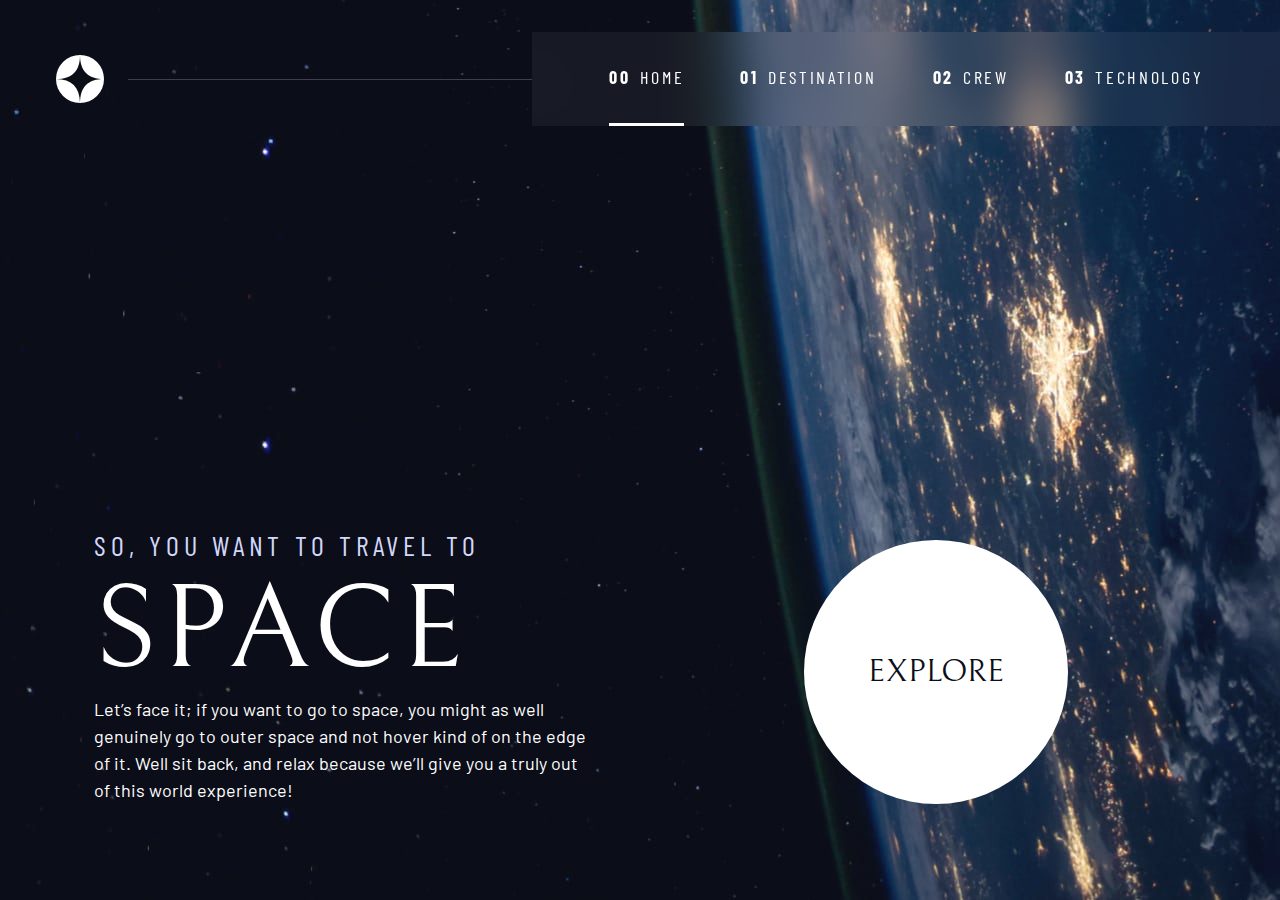
<file: index.html>
<!DOCTYPE html>
<html lang="en">
<head>
  <meta charset="UTF-8">
  <meta name="viewport" content="width=device-width, initial-scale=1.0">

  <link rel="icon" type="image/png" sizes="32x32" href="./assets/favicon-32x32.png">
  <link rel="stylesheet" href="style.css">
  <script src="script.js" defer></script>
  <link rel="preconnect" href="https://fonts.googleapis.com">
  <link rel="preconnect" href="https://fonts.gstatic.com" crossorigin>
  <link href="https://fonts.googleapis.com/css2?family=Barlow+Condensed:wght@400;700&family=Bellefair&family=Barlow:wght@400;700&display=swap"
      rel="stylesheet">
  <title>Frontend Mentor | Space tourism website</title>
</head>
<body class="home">
  <a class="skip-to-content" href="#main">Skip to content</a>
  <header class="primary-header flex">
    <div>
      <img src="./assets/shared/logo.svg" alt="space tourism logo" class="logo">
    </div>
    <button class="mobile-nav-toggle" aria-controls="primary-navigation" aria-expanded="false"><span class="sr-only">Menu</span></button>
    <nav>
      <ul id="primary-navigation" data-visible = "false" class="primary-navigation underline-indicators flex">
        <li class="active">
          <a class="ff-sans-cond uppercase text-white letter-spacing-2" href="index.html"><span aria-hidden="true">00</span>Home</a>
        </li>
        <li>
          <a class="ff-sans-cond uppercase text-white letter-spacing-2" href="destination.html"><span aria-hidden="true">01</span>Destination</a>
        </li>
        <li>
          <a class="ff-sans-cond uppercase text-white letter-spacing-2" href="crew.html"><span aria-hidden="true">02</span>Crew</a>
        </li>
        <li>
          <a class="ff-sans-cond uppercase text-white letter-spacing-2" href="technology.html"><span aria-hidden="true">03</span>Technology</a>
        </li>
      </ul>
    </nav>
  </header>
  
  <main id="main" class="grid-container grid-container--home">
    <div>
      <h1 class="text-accent fs-500 ff-sans-cond uppercase letter-spacing-1">
        So, you want to travel to 
        <span class="fs-900 ff-serif text-white d-block">Space</span>
      </h1>
      <p>
        Let’s face it; if you want to go to space, you might as well genuinely go to 
      outer space and not hover kind of on the edge of it. Well sit back, and relax 
      because we’ll give you a truly out of this world experience!
      </p>
    </div>
    <div>
      <a href="destination.html" class="large-button uppercase ff-serif text-dark bg-white">Explore</a>
    </div>

  </main>



</body>
</html>
</file>
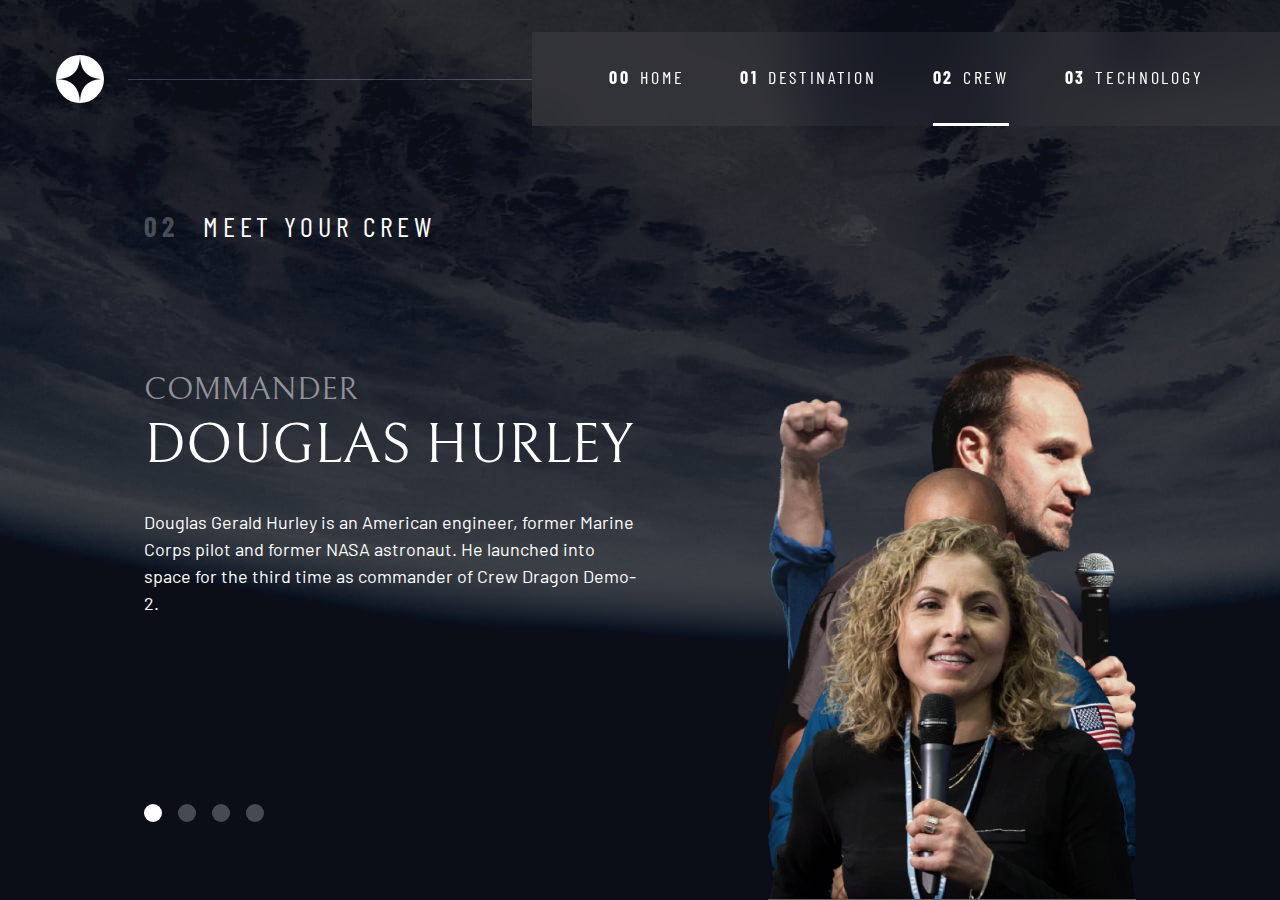
<file: crew.html>
<!DOCTYPE html>
<html lang="en">
<head>
  <meta charset="UTF-8">
  <meta name="viewport" content="width=device-width, initial-scale=1.0">

  <link rel="icon" type="image/png" sizes="32x32" href="./assets/favicon-32x32.png">
  <link rel="stylesheet" href="style.css">
  <script src="script.js" defer></script>
  <link rel="preconnect" href="https://fonts.googleapis.com">
  <link rel="preconnect" href="https://fonts.gstatic.com" crossorigin>
  <link href="https://fonts.googleapis.com/css2?family=Barlow+Condensed:wght@400;700&family=Bellefair&family=Barlow:wght@400;700&display=swap"
      rel="stylesheet">
  <title>Frontend Mentor | Space tourism website</title>
</head>
<body class="crew">
  <a class="skip-to-content" href="#main">Skip to content</a>
  <header class="primary-header flex">
    <div>
      <img src="./assets/shared/logo.svg" alt="space tourism logo" class="logo">
    </div>
    <button class="mobile-nav-toggle" aria-controls="primary-navigation" aria-expanded="false"><span class="sr-only">Menu</span></button>
    <nav>
      <ul id="primary-navigation" data-visible = "false" class="primary-navigation underline-indicators flex">
        <li>
          <a class="ff-sans-cond uppercase text-white letter-spacing-2" href="index.html"><span aria-hidden="true">00</span>Home</a>
        </li>
        <li>
          <a class="ff-sans-cond uppercase text-white letter-spacing-2" href="destination.html"><span aria-hidden="true">01</span>Destination</a>
        </li>
        <li class="active">
          <a class="ff-sans-cond uppercase text-white letter-spacing-2" href="crew.html"><span aria-hidden="true">02</span>Crew</a>
        </li>
        <li>
          <a class="ff-sans-cond uppercase text-white letter-spacing-2" href="technology.html"><span aria-hidden="true">03</span>Technology</a>
        </li>
      </ul>
    </nav>
  </header>

  <main id="main" class="grid-container grid-container--crew flow">
    <h1 class="numbered-title"><span aria-hidden="true">02</span> Meet your crew</h1>
    <div class="dot-indicators flex" role="tablist" aria-label="crew member list">
      <button aria-selected="true" aria-controls="commander-tab" role="tab" data-image="commander-image" tabindex="0"><span class="sr-only">The commander</span></button>
      <button aria-selected="false" aria-controls="mission-tab" role="tab" data-image="mission-image" tabindex="-1"><span class="sr-only">The mission specialist</span></button>
      <button aria-selected="false" aria-controls="pilot-tab" role="tab" data-image="pilot-image" tabindex="-1"><span class="sr-only">The pilot</span></button>
      <button aria-selected="false" aria-controls="crew-tab" role="tab" data-image="crew-image" tabindex="-1"><span class="sr-only">The crew engineer</span></button>
    </div>
<!-- commander -->
<article class="crew-details flow" id="commander-tab" role="tabpanel" tabindex="0">
  <header class="flow flow--space-small">
    <h2 class="fs-600 ff-serif uppercase">Commander</h2>
    <p class="fs-700 uppercase ff-serif">Douglas Hurley</p>
  </header>
  <p>Douglas Gerald Hurley is an American engineer, former Marine Corps pilot 
  and former NASA astronaut. He launched into space for the third time as 
  commander of Crew Dragon Demo-2.</p>
</article> 

<!-- mission specialist -->
<article hidden class="crew-details flow" id="mission-tab" role="tabpanel" tabindex="0">
  <header class="flow flow--space-small">
    <h2 class="fs-600 ff-serif uppercase">Mission Specialist</h2>
    <p class="fs-700 uppercase ff-serif">Mark SHuttleworth</p>
  </header>
  <p>Mark Richard Shuttleworth is the founder and CEO of Canonical, the company behind
    the Linux-based Ubuntu operating system. Shuttleworth became the first South
    African to travel to space as a space tourist.</p>
</article> 

<!-- pilot -->
<article hidden class="crew-details flow" id="pilot-tab" role="tabpanel" tabindex="0">
  <header class="flow flow--space-small">
    <h2 class="fs-600 ff-serif uppercase">Pilot</h2>
    <p class="fs-700 uppercase ff-serif">Victor Glover</p>
  </header>
  <p>Pilot on the first operational flight of the SpaceX Crew Dragon to the
    International Space Station. Glover is a commander in the U.S. Navy where
    he pilots an F/A-18.He was a crew member of Expedition 64, and served as a
    station systems flight engineer.</p>
</article> 

<!-- engineer -->
<article hidden class="crew-details flow" id="crew-tab" role="tabpanel" tabindex="0">
  <header class="flow flow--space-small">
    <h2 class="fs-600 ff-serif uppercase">Flight Engineer</h2>
    <p class="fs-700 uppercase ff-serif">Anousheh Ansari</p>
  </header>
  <p>Anousheh Ansari is an Iranian American engineer and co-founder of Prodea Systems.
    Ansari was the fourth self-funded space tourist, the first self-funded woman to
    fly to the ISS, and the first Iranian in space.</p>
</article> 


<picture id="commander-image">
  <source srcset="assets/crew/image-douglas-hurley.webp" type="image/webp">
  <img src="assets/crew/image-douglas-hurley.png" alt="Douglas Hurley">
</picture>
<picture hidden id="mission-image">
  <source srcset="assets/crew/image-mark-shuttleworth.webp" type="image/webp">
  <img src="assets/crew/image-mark-shuttleworth.png" alt="Douglas Hurley">
</picture>
<picture hidden id="pilot-image">
  <source srcset="assets/crew/image-victor-glover.webp" type="image/webp">
  <img src="assets/crew/image-victor-glover.png" alt="Douglas Hurley">
</picture>
<picture hidden id="crew-image">
  <source srcset="assets/crew/image-anousheh-ansari.webp" type="image/webp">
  <img src="assets/crew/image-anousheh-ansari.png" alt="Douglas Hurley">
</picture>
  </main>
</body>
</html>
</file>
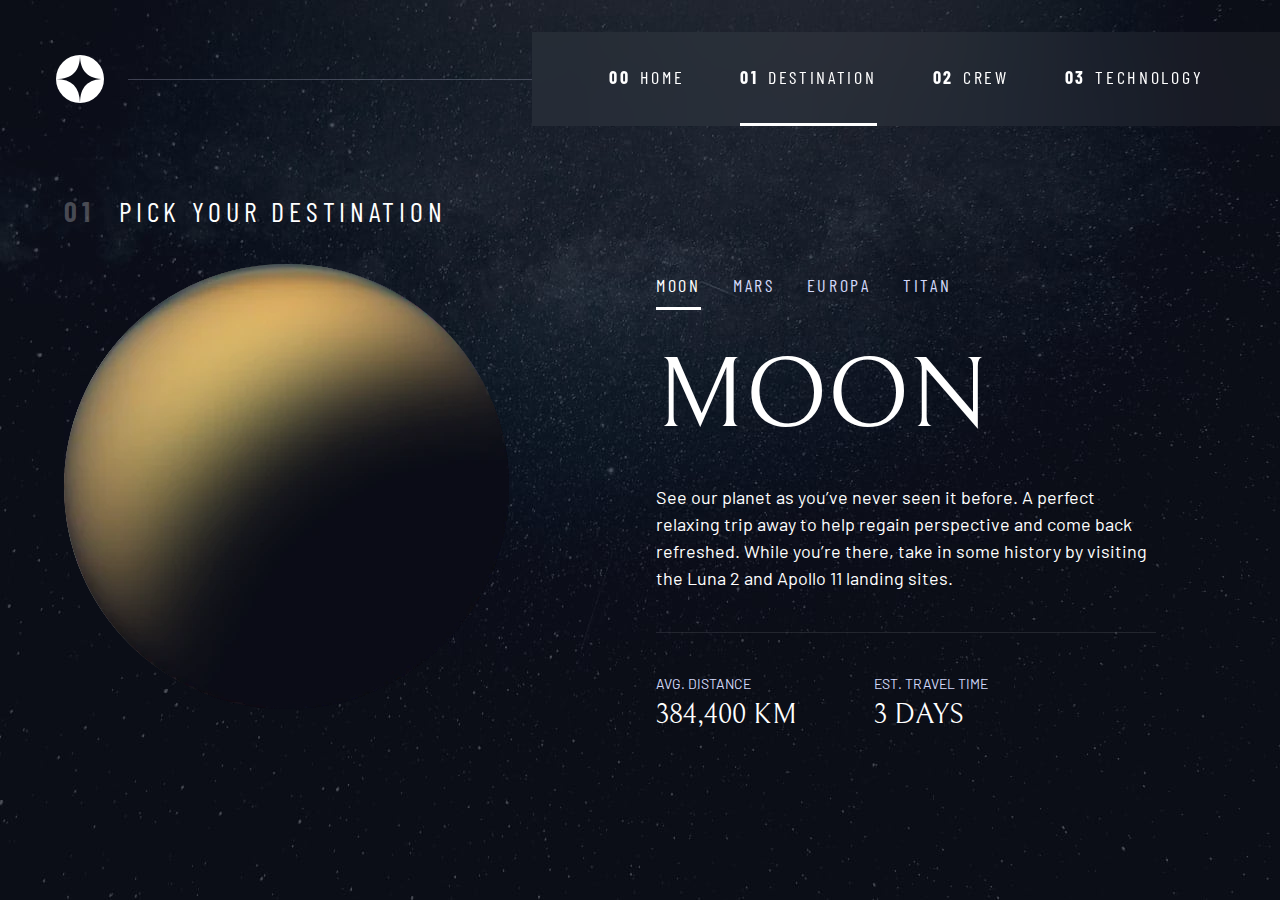
<file: destination.html>
<!DOCTYPE html>
<html lang="en">
<head>
  <meta charset="UTF-8">
  <meta name="viewport" content="width=device-width, initial-scale=1.0">

  <link rel="icon" type="image/png" sizes="32x32" href="./assets/favicon-32x32.png">
  <link rel="stylesheet" href="style.css">
  <script src="script.js" defer></script>
  <link rel="preconnect" href="https://fonts.googleapis.com">
  <link rel="preconnect" href="https://fonts.gstatic.com" crossorigin>
  <link href="https://fonts.googleapis.com/css2?family=Barlow+Condensed:wght@400;700&family=Bellefair&family=Barlow:wght@400;700&display=swap"
      rel="stylesheet">
  <title>Frontend Mentor | Space tourism website</title>
</head>
<body class="destination">
  <a class="skip-to-content" href="#main">Skip to content</a>
  <header class="primary-header flex">
    <div>
      <img src="./assets/shared/logo.svg" alt="space tourism logo" class="logo">
    </div>
    <button class="mobile-nav-toggle" aria-controls="primary-navigation" aria-expanded="false"><span class="sr-only">Menu</span></button>
    <nav>
      <ul id="primary-navigation" data-visible = "false" class="primary-navigation underline-indicators flex">
        <li>
          <a class="ff-sans-cond uppercase text-white letter-spacing-2" href="index.html"><span aria-hidden="true">00</span>Home</a>
        </li>
        <li class="active">
          <a class="ff-sans-cond uppercase text-white letter-spacing-2" href="destination.html"><span aria-hidden="true">01</span>Destination</a>
        </li>
        <li>
          <a class="ff-sans-cond uppercase text-white letter-spacing-2" href="crew.html"><span aria-hidden="true">02</span>Crew</a>
        </li>
        <li>
          <a class="ff-sans-cond uppercase text-white letter-spacing-2" href="technology.html"><span aria-hidden="true">03</span>Technology</a>
        </li>
      </ul>
    </nav>
  </header>

  <main id="main" class="grid-container grid-container--destination flow">
    <h1 class="numbered-title"><span aria-hidden="true">01</span> Pick your destination</h1>
    
    <picture id="moon-image">
      <source srcset="assets/destination/image-moon.webp" type="image/webp">
      <img src="assets/destination/image-moon.png" alt="the moon">
    </picture>
    <picture hidden id="mars-image">
      <source srcset="assets/destination/image-mars.webp" type="image/webp">
      <img src="assets/destination/image-mars.png" alt="the planet mars">
    </picture>
    <picture hidden id="europa-image">
      <source srcset="assets/destination/image-europa.webp" type="image/webp">
      <img src="assets/destination/image-europa.png" alt="the planet europa">
    </picture>
    <picture hidden="true" id="titan-image">
      <source srcset="assets/destination/image-titan.webp" type="image/webp">
      <img src="assets/destination/image-titan.png" alt="the moon titan">
    </picture>

    <div class="tab-list underline-indicators flex" role="tablist" aria-label="destination list">
      <button aria-selected="true" role="tab" aria-controls="moon-tab" class="uppercase ff-sans-cond text-accent letter-spacing-2" tabindex="0" data-image="moon-image">Moon</button>
      <button aria-selected="false" role="tab" aria-controls="mars-tab" class="uppercase ff-sans-cond text-accent letter-spacing-2" tabindex="-1" data-image="mars-image">Mars</button>
      <button aria-selected="false" role="tab" aria-controls="europa-tab" class="uppercase ff-sans-cond text-accent letter-spacing-2" tabindex="-1" data-image="europa-image">Europa</button>
      <button aria-selected="false" role="tab" aria-controls="titan-tab" class="uppercase ff-sans-cond text-accent letter-spacing-2" tabindex="-1" data-image="titan-image">Titan</button>
    </div>
  
    <!-- Moon -->

    <article class="destination-info flow" id="moon-tab" tabindex="0" role="tabpanel">
      <h2 class="fs-800 uppercase ff-serif">Moon</h2>
      <p>  See our planet as you’ve never seen it before. A perfect relaxing trip away to help regain perspective and come back refreshed. While you’re there, take in some history by visiting the Luna 2 and Apollo 11 landing sites.</p>
      
      <div class="destination-meta flex">
        <div>
          <h3 class="text-accent fs-200 uppercase">Avg. distance</h3>
          <p class="ff-serif uppercase">384,400 km</p>
        </div>
        
        <div>
          <h3 class="text-accent fs-200 uppercase">Est. travel time</h3>
          <p class="ff-serif uppercase">3 days</p>
        </div>
      </div>
      
    </article>

    <!-- Mars -->

    <article hidden class="destination-info flow" id="mars-tab" tabindex="1" role="tabpanel">
      <h2 class="fs-800 uppercase ff-serif">Mars</h2>
      <p>Don’t forget to pack your hiking boots. You’ll need them to tackle Olympus Mons, the tallest planetary mountain in our solar system. It’s two and a half times the size of Everest!</p>
      
      <div class="destination-meta flex">
        <div>
          <h3 class="text-accent fs-200 uppercase">Avg. distance</h3>
          <p class="ff-serif uppercase">225 mil. km</p>
        </div>
        
        <div>
          <h3 class="text-accent fs-200 uppercase">Est. travel time</h3>
          <p class="ff-serif uppercase">9 months</p>
        </div>
      </div>
      
    </article>

    <!-- Europa -->

    <article hidden class="destination-info flow" id="europa-tab" tabindex="2" role="tabpanel">
      <h2 class="fs-800 uppercase ff-serif">Europa</h2>
      <p>The smallest of the four Galilean moons orbiting Jupiter, Europa is a winter lover’s dream. With an icy surface, it’s perfect for a bit of ice skating, curling, hockey, or simple relaxation in your snug wintery cabin.</p>
      
      <div class="destination-meta flex">
        <div>
          <h3 class="text-accent fs-200 uppercase">Avg. distance</h3>
          <p class="ff-serif uppercase">628 mil. km</p>
        </div>
        
        <div>
          <h3 class="text-accent fs-200 uppercase">Est. travel time</h3>
          <p class="ff-serif uppercase">3 years</p>
        </div>
      </div>
      
    </article>

    <!-- Titan -->

    <article hidden class="destination-info flow" id="titan-tab" tabindex="3" role="tabpanel">
      <h2 class="fs-800 uppercase ff-serif">Titan</h2>
      <p> The only moon known to have a dense atmosphere other than Earth, Titan is a home away from home (just a few hundred degrees colder!). As a bonus, you get striking views of the Rings of Saturn.</p>
      
      <div class="destination-meta flex">
        <div>
          <h3 class="text-accent fs-200 uppercase">Avg. distance</h3>
          <p class="ff-serif uppercase">1.6 bil. km</p>
        </div>
        
        <div>
          <h3 class="text-accent fs-200 uppercase">Est. travel time</h3>
          <p class="ff-serif uppercase">7 years</p>
        </div>
      </div>
      
    </article>

  </main>

<body>


</body>
</html>
</file>
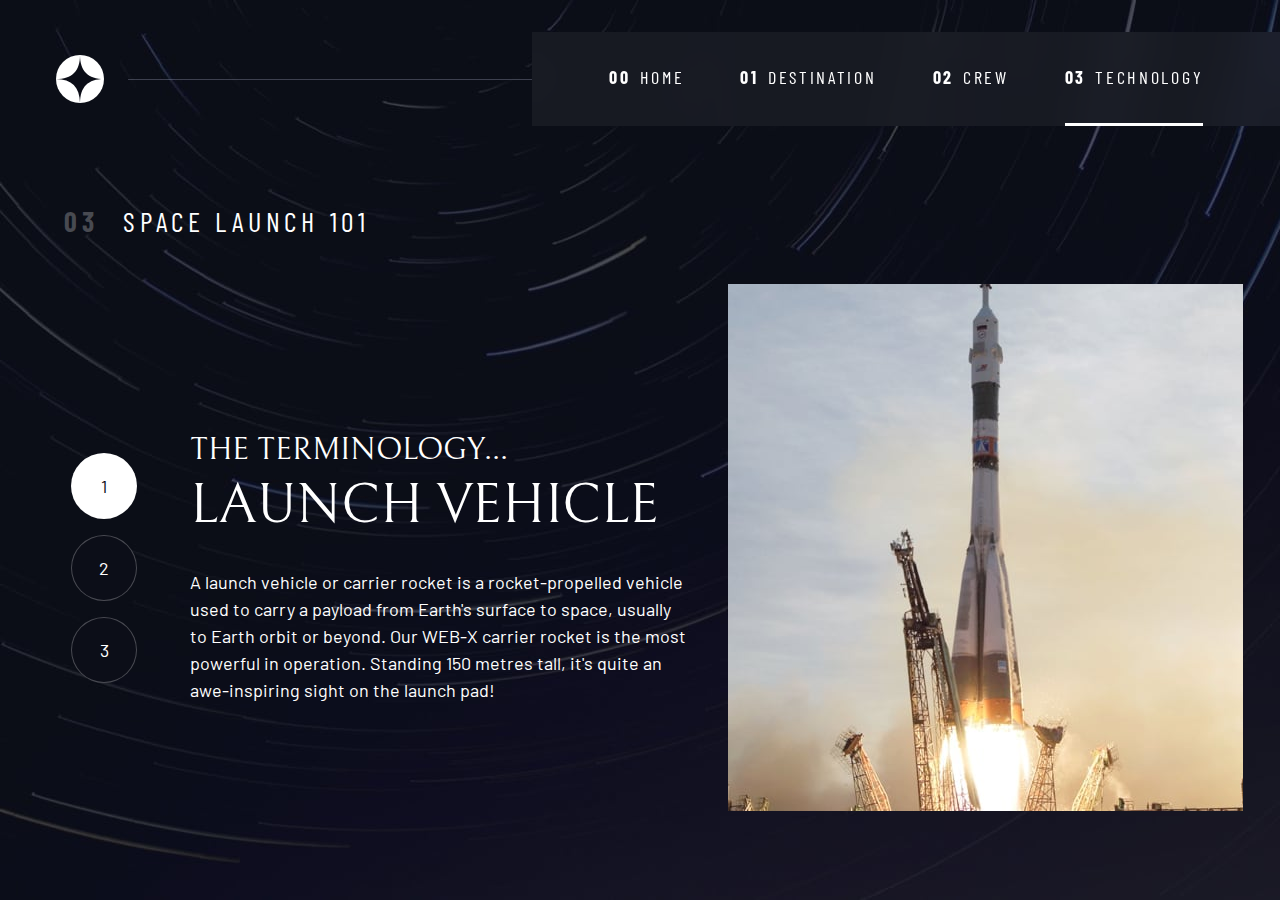
<file: technology.html>
<!DOCTYPE html>
<html lang="en">
<head>
  <meta charset="UTF-8">
  <meta name="viewport" content="width=device-width, initial-scale=1.0">

  <link rel="icon" type="image/png" sizes="32x32" href="./assets/favicon-32x32.png">
  <link rel="stylesheet" href="style.css">
  <script src="script.js" defer></script>
  <link rel="preconnect" href="https://fonts.googleapis.com">
  <link rel="preconnect" href="https://fonts.gstatic.com" crossorigin>
  <link href="https://fonts.googleapis.com/css2?family=Barlow+Condensed:wght@400;700&family=Bellefair&family=Barlow:wght@400;700&display=swap"
      rel="stylesheet">
  <title>Frontend Mentor | Space tourism website</title>
</head>
<body class="technology">
  <a class="skip-to-content" href="#main">Skip to content</a>
  <header class="primary-header flex">
    <div>
      <img src="./assets/shared/logo.svg" alt="space tourism logo" class="logo">
    </div>
    <button class="mobile-nav-toggle" aria-controls="primary-navigation" aria-expanded="false"><span class="sr-only">Menu</span></button>
    <nav>
      <ul id="primary-navigation" data-visible = "false" class="primary-navigation underline-indicators flex">
        <li>
          <a class="ff-sans-cond uppercase text-white letter-spacing-2" href="index.html"><span aria-hidden="true">00</span>Home</a>
        </li>
        <li>
          <a class="ff-sans-cond uppercase text-white letter-spacing-2" href="destination.html"><span aria-hidden="true">01</span>Destination</a>
        </li>
        <li>
          <a class="ff-sans-cond uppercase text-white letter-spacing-2" href="crew.html"><span aria-hidden="true">02</span>Crew</a>
        </li>
        <li class="active">
          <a class="ff-sans-cond uppercase text-white letter-spacing-2" href="technology.html"><span aria-hidden="true">03</span>Technology</a>
        </li>
      </ul>
    </nav>
  </header>

  <main id="main" class="grid-container grid-container--technology flow">
    <h1 class="numbered-title"><span aria-hidden="true">03</span> Space launch 101</h1>
    <div class="number-indicators flex" role="tablist" aria-label="technology list">
      <button aria-selected="true" aria-controls="vehicle-tab" role="tab" data-image="vehicle-image" tabindex="0"><span aria-hidden="true">1</span><span class="sr-only">Launch Vehicle</span></button>
      <button aria-selected="false" aria-controls="capsule-tab" role="tab" data-image="capsule-image" tabindex="-1"><span aria-hidden="true">2</span><span class="sr-only">Space capsule</span></button>
      <button aria-selected="false" aria-controls="spaceport-tab" role="tab" data-image="spaceport-image" tabindex="-1"><span aria-hidden="true">3</span><span class="sr-only">Spaceport</span></button>
    </div>

<!-- Launch vehicle -->
<article class="technology-details flow" id="vehicle-tab"   role="tabpanel" tabindex="0">
  <header class="flow flow--space-small">
    <h2 class="fs-600 ff-serif uppercase">The terminology...</h2>
    <p class="fs-700 uppercase ff-serif">Launch vehicle</p>
  </header>
  <p> A launch vehicle or carrier rocket is a rocket-propelled vehicle used to carry a payload from Earth's surface to space, usually to Earth orbit or beyond. Our WEB-X carrier rocket is the most powerful in operation. Standing 150 metres tall, it's quite an awe-inspiring sight on the launch pad!</p>
</article> 

<!-- Space capsule -->
<article hidden class="technology-details flow" id="capsule-tab"   role="tabpanel" tabindex="-1">
  <header class="flow flow--space-small">
    <h2 class="fs-600 ff-serif uppercase">The terminology...</h2>
    <p class="fs-700 uppercase ff-serif">Space capsule</p>
  </header>
  <p> A space capsule is an often-crewed spacecraft that uses a blunt-body reentry capsule to reenter the Earth's atmosphere without wings. Our capsule is where you'll spend your time during the flight. It includes a space gym, cinema, and plenty of other activities to keep you entertained.</p>
</article> 

<!-- Spaceport -->
<article hidden class="technology-details flow" id="spaceport-tab"   role="tabpanel" tabindex="-1">
  <header class="flow flow--space-small">
    <h2 class="fs-600 ff-serif uppercase">The terminology...</h2>
    <p class="fs-700 uppercase ff-serif">Spaceport</p>
  </header>
  <p> A spaceport or cosmodrome is a site for launching (or receiving) spacecraft, by analogy to the seaport for ships or airport for aircraft. Based in the famous Cape Canaveral, our spaceport is ideally situated to take advantage of the Earth’s rotation for launch.</p>
</article> 

<picture class="bleed-out" id="vehicle-image">
  <source media="(min-width: 45em)" srcset="assets/technology/image-launch-vehicle-portrait.jpg">
  <img src="assets/technology/image-launch-vehicle-landscape.jpg" alt="Launch vehicle">
</picture>

<picture hidden class="bleed-out" id="capsule-image">
  <source media="(min-width: 45em)" srcset="assets/technology/image-launch-vehicle-portrait.jpg">
  <img src="assets/technology/image-launch-vehicle-landscape.jpg" alt="Launch vehicle">
</picture>

<picture hidden class="bleed-out" id="spaceport-image">
  <source media="(min-width: 45em)" srcset="assets/technology/image-launch-vehicle-portrait.jpg">
  <img src="assets/technology/image-launch-vehicle-landscape.jpg" alt="Launch vehicle">
</picture>
  </main>
</body>
</html>
</file>
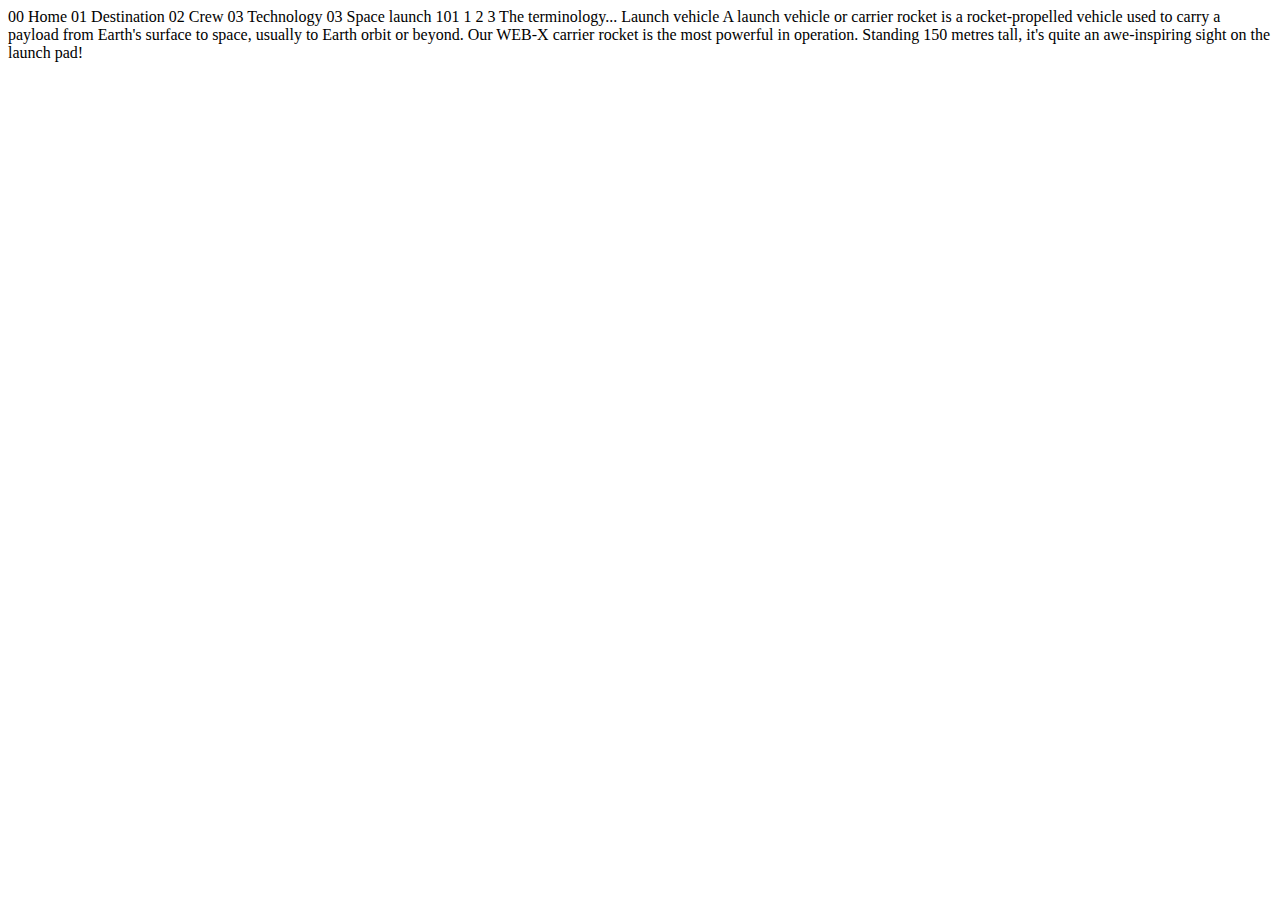
<file: starter-code/technology.html>
<!DOCTYPE html>
<html lang="en">
<head>
  <meta charset="UTF-8">
  <meta name="viewport" content="width=device-width, initial-scale=1.0">

  <link rel="icon" type="image/png" sizes="32x32" href="./assets/favicon-32x32.png">
  
  <title>Frontend Mentor | Space tourism website</title>
</head>
<body>

  00 Home
  01 Destination
  02 Crew
  03 Technology

  03 Space launch 101

  1
  2
  3

  The terminology...
  Launch vehicle

  A launch vehicle or carrier rocket is a rocket-propelled vehicle used to carry a 
  payload from Earth's surface to space, usually to Earth orbit or beyond. Our 
  WEB-X carrier rocket is the most powerful in operation. Standing 150 metres tall, 
  it's quite an awe-inspiring sight on the launch pad!
</body>
</html>
</file>
<file: style.css>
/* Custom properties */

:root{
  --clr-dark: 230 35% 7%;
  --clr-light: 231 77% 90%;
  --clr-white: 0 0% 100%;

  --fs-900: clamp(5rem, 8vw + 1rem , 9.375rem);
  --fs-800: 3.5rem;
  --fs-700: 1.5rem;
  --fs-600: 1rem;
  --fs-500: 1rem;
  --fs-400: 0.9375rem;
  --fs-300: 1rem;
  --fs-200: 0.875rem;

  --ff-serif: "Bellefair", serif;
  --ff-sans-cond: "Barlow Condensed", sans-serif;
  --ff-sans-normal: "Barlow", sans-serif;
}

@media (min-width: 35em){
  :root{
    --fs-800: 5rem;
    --fs-700: 2.5rem;
    --fs-600: 1.5rem;
    --fs-500: 1.25rem;
    --fs-400: 1rem;
  }
}

@media (min-width: 45em){
  :root{
    --fs-800: 6.25rem;
    --fs-700: 3.5rem;
    --fs-600: 2rem;
    --fs-500: 1.75rem;
    --fs-400: 1.125rem;
  }
}

/* Custom properties */


/* Reset CSS */

*,
*::before,
*::after {
  box-sizing: border-box;
}

body, 
h1, 
h2, 
h3, 
h4,
h5,
p, 
figure,
picture {
  margin: 0;
}

h1, 
h2, 
h3, 
h4,
h5,
p {
  font-weight: 400;
} 

body{
  font-family: var(--ff-sans-normal);
  font-size: var(--fs-400);
  background-color: hsl(var(--clr-dark));
  color: hsl(var(--clr-white));
  line-height: 1.5;
  min-height: 100vh;
  display: grid;
  grid-template-rows: min-content 1fr;
  overflow-x: hidden;
}

img,
picture{
  max-width: 100%;
  display: block;
}

input,
button,
textarea,
select{
  font: inherit;
}

/* remove animations for people who've turned them off */
@media (prefers-reduced-motion: reduce) {  
  *,
  *::before,
  *::after {
    animation-duration: 0.01ms !important;
    animation-iteration-count: 1 !important;
    transition-duration: 0.01ms !important;
    scroll-behavior: auto !important;
  }
}

/* Reset CSS */

/* Utility classes */

.hidden{
  display: none;
}

.flex{
  display: flex;
  gap: var(--gap, 1rem); 
}

.grid{
  display: grid;
  gap: var(--gap, 1rem);
}

.d-block{
  display: block;
}

.flow > * + * {
  margin-top: var(--flow-space, 1rem);
}

.flow--space-small{
  --flow-space: 0.5rem;
}

.container{
  padding-inline: 2em;
  margin-inline: auto;
  max-width: 80rem;
}

.grid-container{
  display: grid;
  text-align: center;
  place-items: center;
  padding-inline: 1rem;
  padding-bottom: 3rem;
}

.grid-container p:not([class]) {
  max-width: 50ch;
}

.grid-container--destination{
  --flow-space: 2rem;
  grid-template-areas: 
  'title'
  'image'
  'tabs'
  'content';
}

.numbered-title{
  grid-area: title;
}

.grid-container--destination > picture {
  grid-area: image;
  max-width: 60%;
  align-self: start;
}

.grid-container--destination > .tab-list {
  grid-area: tabs;
}

.grid-container--destination > .destination-info {
  grid-area: content;
}

.destination-meta {
  flex-direction: column;
  border-top: 1px solid hsl(var(--clr-white)/ .1);
  padding-top: 2.5rem;
  margin-top: 2.5rem;
}

.destination-meta p {
  font-size: 1.75rem;
}

.grid-container--crew {
  --flow-space: 2rem;
  grid-template-areas: 
  'title'
  'image'
  'tabs'
  'content';
}

.grid-container--crew > picture {
  grid-area: image;
  max-width: 60%;
  border-bottom: 1px solid hsl(var(--clr-white)/ .1);
}

.grid-container--crew > .dot-indicators {
  grid-area: tabs;
}

.grid-container--crew > .crew-details {
  grid-area: content;
}

.crew-details h2 {
  color: hsl(var(--clr-white) / .5);
}

.grid-container--technology{
  --flow-space: 2rem;
  grid-template-areas: 
  'title'
  'image'
  'tabs'
  'content';
}

.grid-container--technology > picture {
  grid-area: image;
  width: 100%;
  align-self: start;
}

.grid-container--technology > .number-indicators {
  grid-area: tabs;
}

.grid-container--technology > .technology-details {
  grid-area: content;
}

@media (min-width: 35em){
  .numbered-title {
    justify-self: start;
    margin-top: 2rem;
  }

  .destination-meta {
    flex-direction: row;
    justify-content: space-evenly;
  }

  .grid-container--crew {
    padding-bottom: 0;
    grid-template-areas: 
    'title'
    'content'
    'tabs'
    'image';
  }


}

@media (min-width: 45em){
  .grid-container{
    text-align: left;
    column-gap: var(--container-gap, 2rem);
    grid-template-columns: minmax(1rem, 1fr) repeat(2, minmax(0, 40rem)) minmax(1rem, 1fr);
  }

  .grid-container--home > *:first-child{
    grid-column: 2;
  }
  
  .grid-container--home > *:last-child{
    grid-column: 3;
  }

  .grid-container--home{
    padding-bottom: 6rem;
    align-items: end;
  }

  .grid-container--destination{
    justify-items: start;
    align-content: start;
    grid-template-areas: 
    '. title title .'
    '. image tabs .'
    '. image content .';
  }

  .grid-container--destination > picture{
    max-width: 90%;
  }

  .destination-meta {
    justify-content: start;
    --gap: min(6vw, 6rem);
  }

  .grid-container--crew {
    grid-template-columns: minmax(1rem, 1fr) minmax(0, 37rem) minmax(0, 23rem) minmax(1rem, 1fr);
    justify-items: start;
    grid-template-areas: 
    '. title title .'
    '. content image .'
    '. tabs image .';
  }
  
  .grid-container--crew > picture {
    align-self: end;
    max-width: 100%;
  }

  .grid-container--technology{
    grid-template-columns: minmax(1rem, 1fr) minmax(0, 5rem) minmax(0, 40rem) minmax(0, 40rem);
    grid-template-areas: 
    '. title title .'
    '. tabs content image'
    '. tabs content image';
  }

}


.sr-only{
  position: absolute;
  width: 1px;
  height: 1px;
  padding: 0;
  margin: -1px;
  overflow: hidden;
  clip:rect(0, 0, 0, 0);
  white-space: nowrap;
  border: 0;
}

.skip-to-content{
  background: hsl(var(--clr-white));
  color: hsl(var(--clr-dark));
  padding: .5em 1em;
  margin-inline: auto;
  position: absolute;
  z-index: 9999;
  transform: translateY(-100%);
  transition: transform 250ms ease-in-out;
}

.skip-to-content:focus{
  transform: translateY(0%);
}

/* colors */

.bg-dark{
  background-color: hsl(var(--clr-dark));
}
.bg-accent{
  background-color: hsl(var(--clr-light));
}
.bg-white{
  background-color: hsl(var(--clr-white));
}

.text-dark{
  color: hsl(var(--clr-dark));
}
.text-accent{
  color: hsl(var(--clr-light));
}
.text-white{
  color: hsl(var(--clr-white));
}

/* typography */

.ff-serif {font-family: var(--ff-serif);}
.ff-sans-cond { font-family: var(--ff-sans-cond);}
.ff-sans-normal { font-family: var(--ff-sans-normal);}

.letter-spacing-1 { letter-spacing: 4.75px;}
.letter-spacing-2 { letter-spacing: 2.7px;}
.letter-spacing-3 { letter-spacing: 2.35px;}

.uppercase{ text-transform: uppercase;}

.fs-900{ font-size: var(--fs-900);}
.fs-800{ font-size: var(--fs-800);}
.fs-700{ font-size: var(--fs-700);}
.fs-600{ font-size: var(--fs-600);}
.fs-500{ font-size: var(--fs-500);}
.fs-400{ font-size: var(--fs-400);}
.fs-300{ font-size: var(--fs-300);}
.fs-200{ font-size: var(--fs-200);}

.fs-900,
.fs-800,
.fs-700,
.fs-600 {
  line-height: 1.1;
}

.numbered-title{
  font-family: var(--ff-sans-cond);
  font-size: var(--fs-500);
  text-transform: uppercase;
  letter-spacing: 4.72px ;
}

.numbered-title span{
  margin-right: 0.5em;
  font-weight: 700;
  color: hsla(var(--clr-white) / 0.25);
}

/* Utility classes */

/* Components */

.large-button{
  font-size: 2rem;
  position: relative;
  display: inline-grid;
  z-index: 1;
  padding: 0 2em;
  aspect-ratio: 1;
  place-items: center;
  text-decoration: none;
  border-radius: 50%;
}

.large-button::after{
  content: "";
  position: absolute;
  background: hsl(var(--clr-white)/ .15);
  width: 100%;
  height: 100%;
  z-index: -1;
  opacity: 0;
  transition: opacity 500ms linear, transform 750ms ease-in-out;
  border-radius: 50%;
}

.large-button:hover::after,
.large-button:focus::after{
  opacity: 1;
  transform: scale(1.5);
}

.primary-header{
  justify-content: space-between;
  align-items: center;
}

.logo{
  margin: 2rem clamp(1.5rem, 5vw, 3.5rem);
}

.primary-navigation{
  --gap: clamp(1.5rem, 5vw, 3.5rem);
  --underline-gap: 2rem;
  list-style: none;
  padding: 0;
  margin: 0;
  background: hsl(var(--clr-white)/ .05);
  backdrop-filter: blur(1.5rem);
}

.mobile-nav-toggle{
  display: none;
}

@media (max-width: 35rem){
  .primary-navigation{
    --underline-gap: 0.5rem;
    list-style: none;
    padding: min(20rem, 15vh) 2rem;
    margin: 0;
    flex-direction: column;
    position: fixed;
    inset: 0 0 0 30%;
    z-index: 1000;
    transform: translateX(100%);
    transition: transform 750ms ease-in-out;
  }

  .primary-navigation[data-visible="true"] {
    transform: translateX(0);
  }

  .primary-navigation.underline-indicators > .active {
    border: 0;
 }

  .mobile-nav-toggle{
    display: block;
    position: absolute;
    z-index: 2000;
    right: 1rem;
    top: 2rem;
    background: transparent;
    border: 0;
    width: 1.5rem;
    aspect-ratio: 1;
    background: url(./assets/shared/icon-hamburger.svg) center no-repeat;
  }

  
  .mobile-nav-toggle[aria-expanded="true"]{
    background: url(./assets/shared/icon-close.svg);
  }
}


.primary-navigation a {
  text-decoration: none;
}

.primary-navigation a > span{
  font-weight: 700;
  margin-right: .5em;
}

.underline-indicators > * {
  padding: var(--underline-gap, 0.5rem) 0;
  border: 0;
  cursor: pointer;
  border-bottom: .2rem solid hsl(var(--clr-white) / 0);
  background-color: transparent;
}

.underline-indicators > *:hover,
.underline-indicators > *:focus {
  border-color: hsl(var(--clr-white) / .5);
}

.underline-indicators > .active,
.underline-indicators > [aria-selected="true"] {
  color: hsl(var(--clr-white) / 1);
  border-color: hsl(var(--clr-white) / 1);
}


@media (min-width: 35em){
  .primary-navigation{
    padding-inline: clamp(3rem, 6vw, 7rem);
  }

}

@media (min-width: 35em) and (max-width: 45em){
  .primary-navigation a > span {
    display: none;
  }
}

@media (min-width:45em) {
  .primary-header::after{
    content: '';
    display: block;
    position: relative;
    height: 1px;
    width: 100%;
    background: hsla(var(--clr-light) / .25);
    order: 1;
    margin-right: -2.5rem;
  }

  nav {
    order: 2;
  }

  .primary-navigation {
    margin-block: 2rem;
  }
}


.tab-list{
  --gap: 2rem;
}

.dot-indicators > * {
  cursor: pointer;
  border: 0;
  border-radius: 50%;
  aspect-ratio: 1;
  padding: 0.5em;
  background-color: hsla(var(--clr-white) / 0.25);
}

.dot-indicators > *:hover,
.dot-indicators > *:focus {
  background-color: hsla(var(--clr-white) / 0.5);
}

.dot-indicators > [aria-selected="true"] {
  background-color: hsl(var(--clr-white) / 1);
}

.number-indicators > * {
  cursor: pointer;
  border: 1px solid hsla(var(--clr-white) / 0.25);
  border-radius: 50%;
  aspect-ratio: 1;
  padding: 0.75em 1.5em;
  background-color: hsl(var(--clr-dark));
  color: hsl(var(--clr-white) / 1);
}

@media(min-width: 45em){
  .number-indicators{
    flex-direction: column;
  }
}

.number-indicators > *:hover,
.number-indicators > *:focus {
  border-color: hsl(var(--clr-white) / 1);
}

.number-indicators > .active,
.number-indicators > [aria-selected="true"] {
  color: hsl(var(--clr-dark));
  background-color: hsl(var(--clr-white) / 1);
}


.bleed-out{
  margin-left: -3%;
}


/* Components */

/* Page specific */

body{
  background-position: bottom center;
  background-size: cover;
}

/* Home */
.home{
  background-image: url(./assets/home/background-home-mobile.jpg);
}

@media(min-width: 35em){
  .home{
    background-image: url(./assets/home/background-home-tablet.jpg);
    background-position: center center;
  }
}

@media(min-width: 45em){
  .home{
    background-image: url(./assets/home/background-home-desktop.jpg);
  }
}

/* Destination */
.destination{
  background-image: url(./assets/destination/background-destination-mobile.jpg);
}

@media(min-width: 35em){
  .destination{
    background-image: url(./assets/destination/background-destination-tablet.jpg);
    background-position: center center;
  }
}

@media(min-width: 45em){
  .destination{
    background-image: url(./assets/destination/background-destination-desktop.jpg);
  }
}

/* Crew */
.crew{
  background-image: url(./assets/crew/background-crew-mobile.jpg);
}

@media(min-width: 35em){
  .crew{
    background-image: url(./assets/crew/background-crew-tablet.jpg);
    background-position: center center;
  }
}

@media(min-width: 45em){
  .crew{
    background-image: url(./assets/crew/background-crew-desktop.jpg);
  }
}

/* technology */
.technology{
  background-image: url(./assets/technology/background-technology-mobile.jpg);
}

@media(min-width: 35em){
  .technology{
    background-image: url(./assets/technology/background-technology-tablet.jpg);
    background-position: center center;
  }
}

@media(min-width: 45em){
  .technology{
    background-image: url(./assets/technology/background-technology-desktop.jpg);
  }
}

/* Page specific */
</file>
